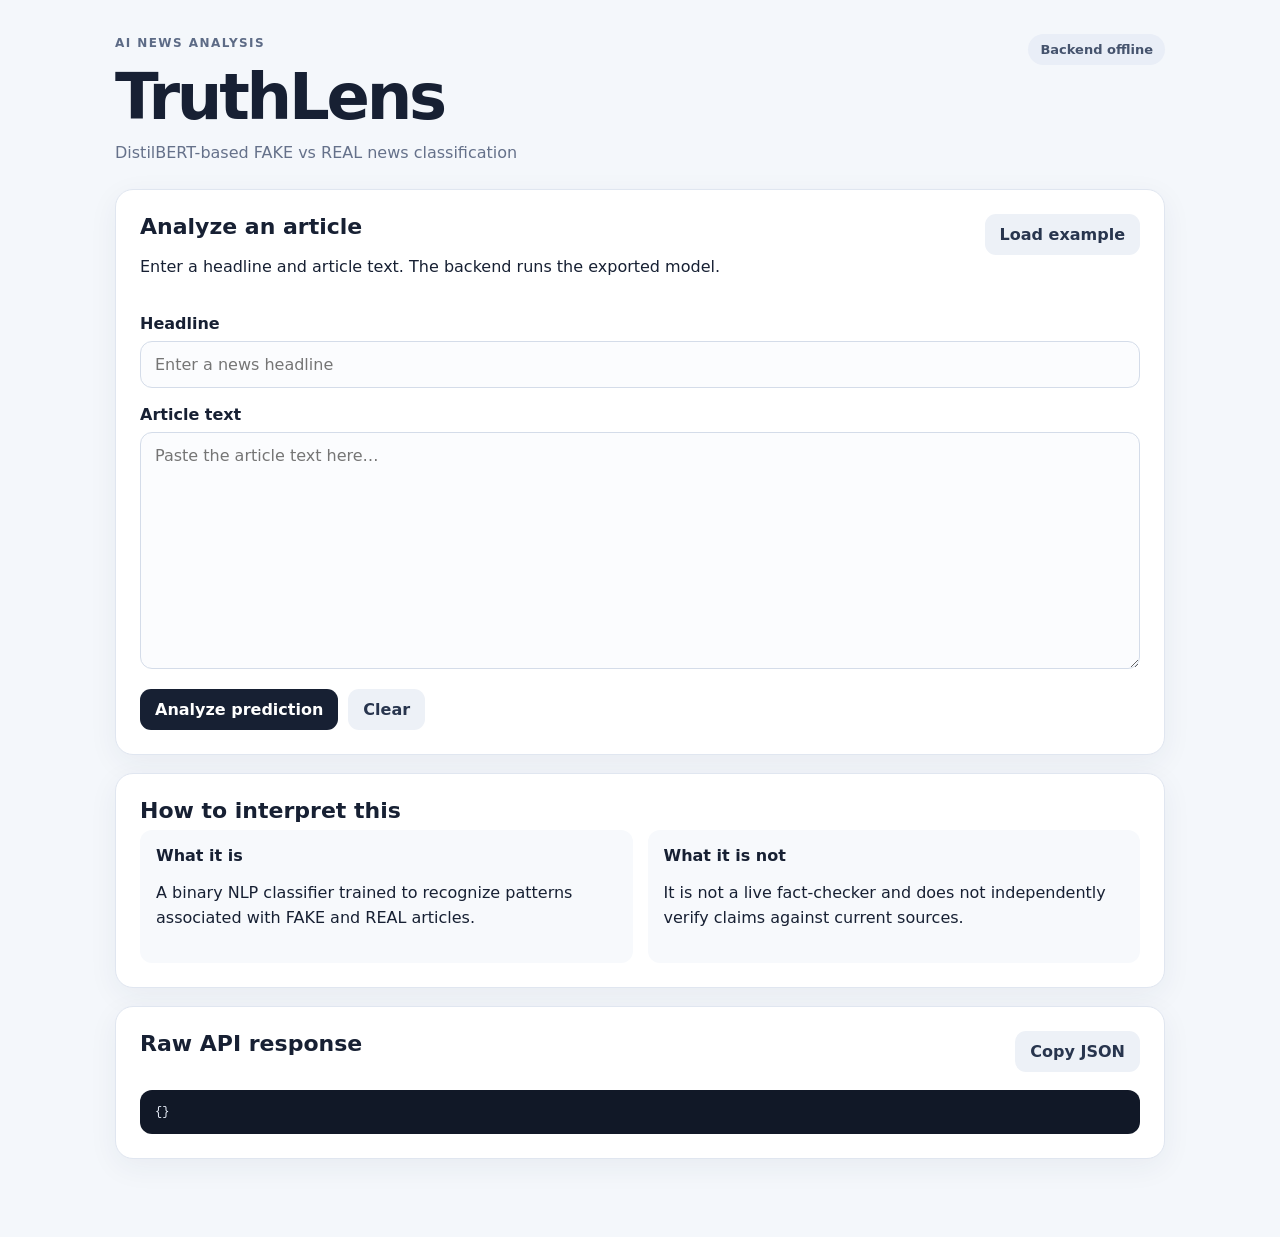
<file: fake_news_detection_app/frontend/index.html>
<!DOCTYPE html>
<html lang="en">
<head>
  <meta charset="UTF-8">
  <meta name="viewport" content="width=device-width, initial-scale=1.0">
  <title>TruthLens — Fake News Detection</title>
  <link rel="stylesheet" href="styles.css">
</head>
<body>
  <main class="shell">
    <header class="hero">
      <div>
        <p class="eyebrow">AI NEWS ANALYSIS</p>
        <h1>TruthLens</h1>
        <p class="subtitle">DistilBERT-based FAKE vs REAL news classification</p>
      </div>
      <div id="healthBadge" class="badge">Checking backend…</div>
    </header>

    <section class="card">
      <div class="section-head">
        <div>
          <h2>Analyze an article</h2>
          <p>Enter a headline and article text. The backend runs the exported model.</p>
        </div>
        <button id="exampleBtn" class="secondary">Load example</button>
      </div>

      <label for="title">Headline</label>
      <input id="title" maxlength="5000" placeholder="Enter a news headline">

      <label for="text">Article text</label>
      <textarea id="text" maxlength="50000" rows="11" placeholder="Paste the article text here…"></textarea>

      <div class="actions">
        <button id="predictBtn" class="primary">Analyze prediction</button>
        <button id="clearBtn" class="secondary">Clear</button>
      </div>

      <p id="error" class="error hidden"></p>
    </section>

    <section id="result" class="card hidden">
      <div class="result-top">
        <div>
          <p class="eyebrow">MODEL PREDICTION</p>
          <div id="label" class="result-label">—</div>
        </div>
        <div class="confidence-box">
          <span>Confidence</span>
          <strong id="confidence">—</strong>
        </div>
      </div>

      <div class="probability-grid">
        <div>
          <div class="metric-line"><span>FAKE</span><strong id="fakeProb">0%</strong></div>
          <div class="bar"><div id="fakeBar" class="fill"></div></div>
        </div>
        <div>
          <div class="metric-line"><span>REAL</span><strong id="realProb">0%</strong></div>
          <div class="bar"><div id="realBar" class="fill"></div></div>
        </div>
      </div>

      <div class="meta">
        <span id="lengthMeta"></span>
        <span id="modelMeta"></span>
      </div>
    </section>

    <section id="explanation" class="card hidden">
      <div class="section-head">
        <div>
          <h2>Influence signals</h2>
          <p>Words with the largest prediction change when removed one at a time.</p>
        </div>
        <span class="note">Not causal proof</span>
      </div>
      <div id="wordList" class="word-list"></div>
    </section>

    <section class="card">
      <h2>How to interpret this</h2>
      <div class="info-grid">
        <div>
          <h3>What it is</h3>
          <p>A binary NLP classifier trained to recognize patterns associated with FAKE and REAL articles.</p>
        </div>
        <div>
          <h3>What it is not</h3>
          <p>It is not a live fact-checker and does not independently verify claims against current sources.</p>
        </div>
      </div>
    </section>

    <section class="card">
      <div class="section-head">
        <h2>Raw API response</h2>
        <button id="copyBtn" class="secondary">Copy JSON</button>
      </div>
      <pre id="raw">{}</pre>
    </section>
  </main>

  <script src="app.js"></script>
</body>
</html>
</file>
<file: fake_news_detection_app/frontend/styles.css>
* {
  box-sizing: border-box;
}

:root {
  font-family: Inter, ui-sans-serif, system-ui, -apple-system, BlinkMacSystemFont, "Segoe UI", sans-serif;
  background: #f4f7fb;
  color: #172033;
}

body {
  margin: 0;
}

.shell {
  width: min(1050px, calc(100% - 32px));
  margin: 0 auto;
  padding: 34px 0 60px;
}

.hero {
  display: flex;
  justify-content: space-between;
  align-items: flex-start;
  gap: 20px;
  margin-bottom: 24px;
}

.eyebrow {
  margin: 0 0 7px;
  font-size: 12px;
  font-weight: 800;
  letter-spacing: .12em;
  color: #5d6b86;
}

h1 {
  margin: 0;
  font-size: clamp(38px, 7vw, 64px);
  letter-spacing: -.05em;
}

h2 {
  margin: 0 0 7px;
  font-size: 22px;
}

h3 {
  margin: 0 0 7px;
  font-size: 16px;
}

p {
  line-height: 1.55;
}

.subtitle {
  margin: 7px 0 0;
  color: #65718a;
}

.badge, .note {
  display: inline-flex;
  align-items: center;
  padding: 8px 12px;
  border-radius: 999px;
  background: #e9eef7;
  color: #45536d;
  font-size: 13px;
  font-weight: 700;
}

.card {
  background: white;
  border: 1px solid #e0e6f0;
  border-radius: 18px;
  padding: 24px;
  margin-bottom: 18px;
  box-shadow: 0 8px 30px rgba(31, 52, 87, .06);
}

.section-head {
  display: flex;
  justify-content: space-between;
  align-items: flex-start;
  gap: 15px;
  margin-bottom: 18px;
}

label {
  display: block;
  font-weight: 750;
  margin: 17px 0 8px;
}

input, textarea {
  width: 100%;
  border: 1px solid #d4dce9;
  border-radius: 12px;
  padding: 13px 14px;
  font: inherit;
  outline: none;
  background: #fbfcfe;
}

input:focus, textarea:focus {
  border-color: #7589b2;
  box-shadow: 0 0 0 3px rgba(117, 137, 178, .12);
}

textarea {
  resize: vertical;
}

.actions {
  display: flex;
  gap: 10px;
  margin-top: 16px;
}

button {
  border: 0;
  border-radius: 11px;
  padding: 11px 15px;
  font: inherit;
  font-weight: 750;
  cursor: pointer;
}

.primary {
  background: #172033;
  color: white;
}

.secondary {
  background: #edf1f7;
  color: #28354e;
}

.result-top {
  display: flex;
  justify-content: space-between;
  gap: 20px;
  align-items: center;
}

.result-label {
  font-size: 44px;
  font-weight: 850;
  letter-spacing: -.04em;
}

.result-label.fake, .confidence-box strong.fake {
  color: #c6283d;
}

.result-label.real, .confidence-box strong.real {
  color: #16805b;
}

.confidence-box {
  text-align: right;
}

.confidence-box span {
  display: block;
  color: #69758b;
  font-size: 13px;
}

.confidence-box strong {
  font-size: 28px;
}

.probability-grid {
  display: grid;
  grid-template-columns: 1fr 1fr;
  gap: 20px;
  margin-top: 26px;
}

.metric-line {
  display: flex;
  justify-content: space-between;
  font-size: 14px;
  margin-bottom: 7px;
}

.bar {
  height: 11px;
  border-radius: 99px;
  background: #e8edf5;
  overflow: hidden;
}

.fill {
  width: 0%;
  height: 100%;
  transition: width .35s ease;
}

#fakeBar {
  background: #c6283d;
}

#realBar {
  background: #16805b;
}

.meta {
  display: flex;
  gap: 10px;
  flex-wrap: wrap;
  margin-top: 22px;
  color: #68758d;
  font-size: 13px;
}

.meta span {
  background: #f1f4f8;
  border-radius: 9px;
  padding: 7px 9px;
}

.info-grid {
  display: grid;
  grid-template-columns: 1fr 1fr;
  gap: 15px;
}

.info-grid > div {
  background: #f7f9fc;
  border-radius: 12px;
  padding: 16px;
}

.word-list {
  display: flex;
  flex-wrap: wrap;
  gap: 9px;
}

.word {
  padding: 8px 10px;
  border: 1px solid #dfe5ee;
  border-radius: 10px;
  background: #f8fafc;
  font-size: 13px;
}

.word strong {
  margin-left: 6px;
}

pre {
  margin: 0;
  padding: 15px;
  border-radius: 12px;
  background: #111827;
  color: #e7edf8;
  overflow: auto;
  font-size: 12px;
}

.error {
  color: #9f2431;
  background: #fff0f1;
  border-radius: 10px;
  padding: 10px 12px;
}

.hidden {
  display: none;
}

@media (max-width: 700px) {
  .hero, .section-head, .result-top {
    flex-direction: column;
  }

  .probability-grid, .info-grid {
    grid-template-columns: 1fr;
  }

  .confidence-box {
    text-align: left;
  }
}
</file>
